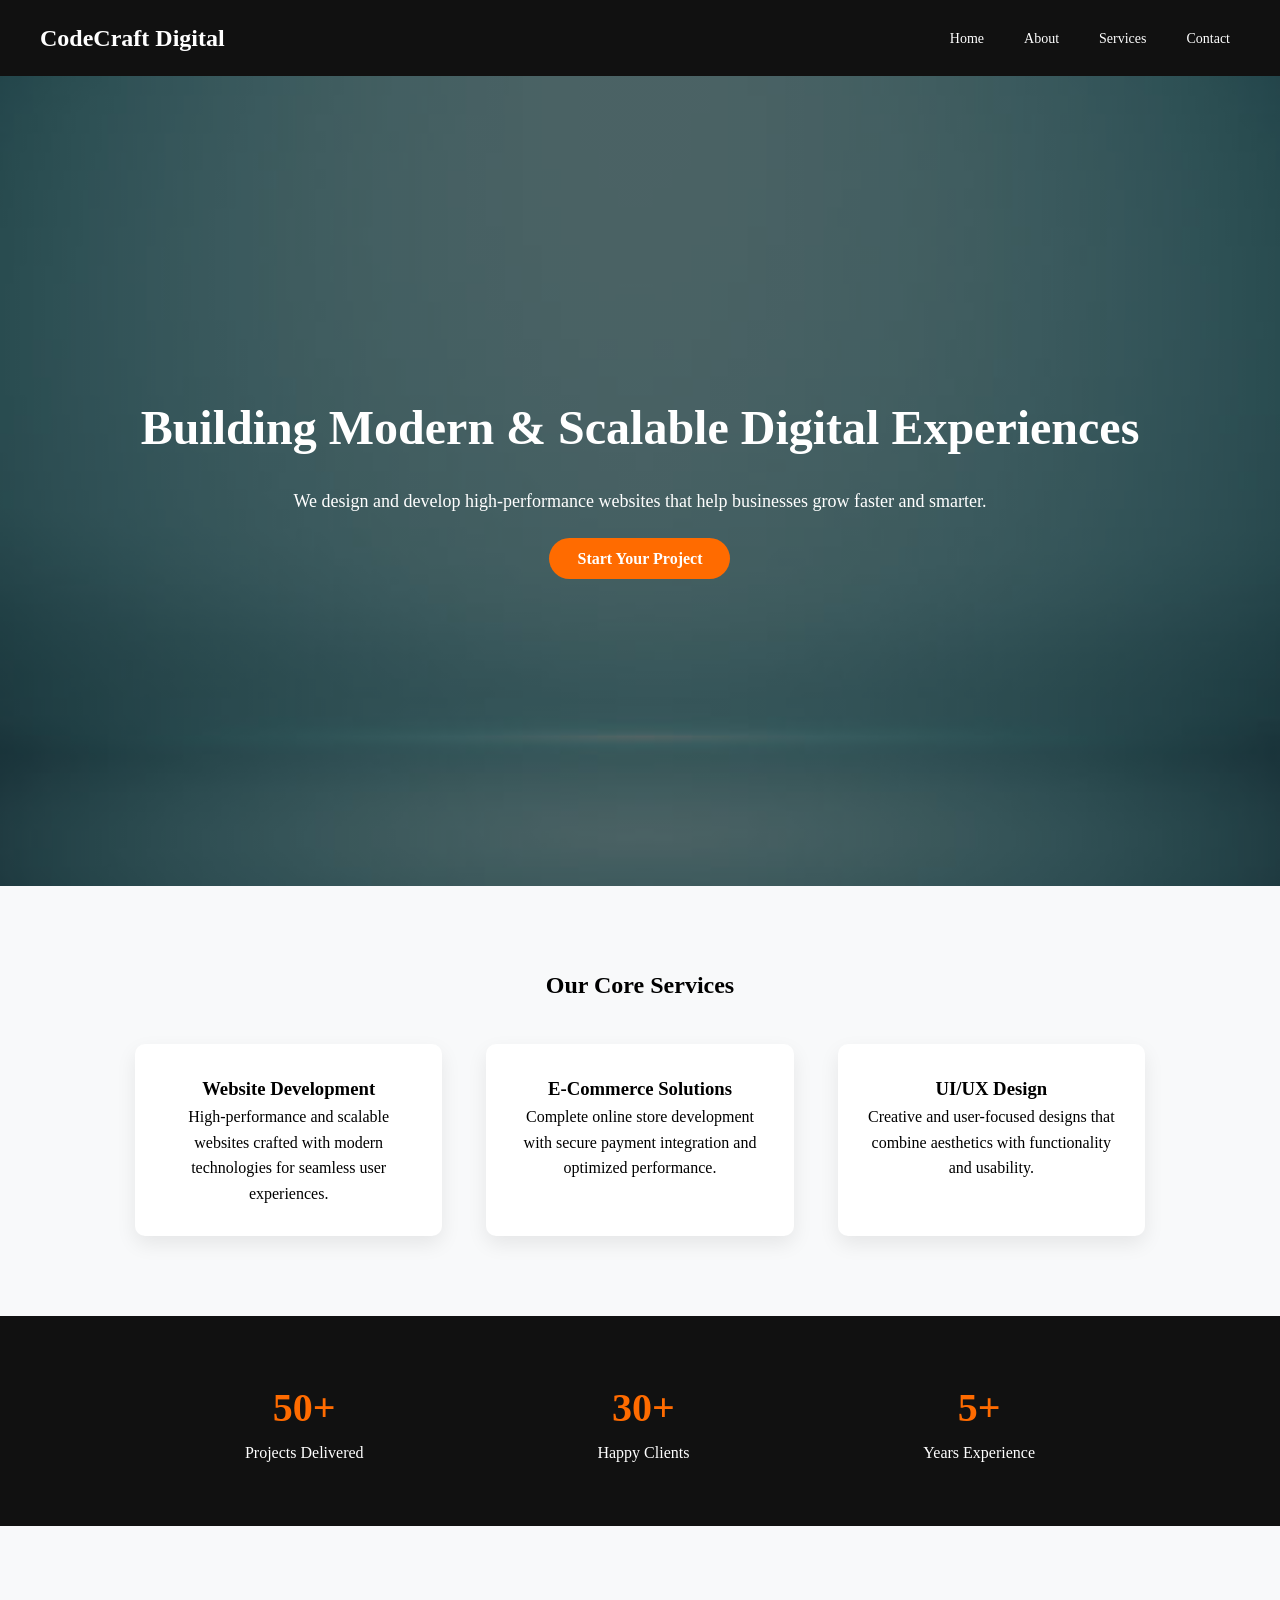
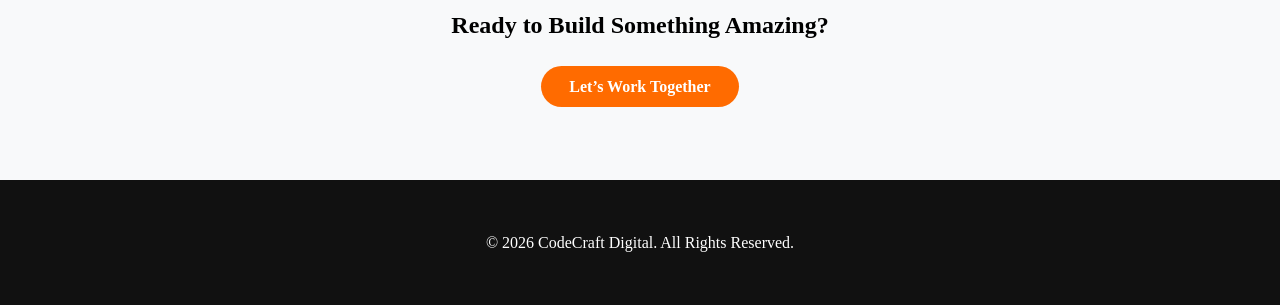
<file: index.html>
<!DOCTYPE html>
<html lang="en">
<head>
    <meta charset="UTF-8">
    <title>CodeCraft Digital | Web Development Agency</title>
    <meta name="viewport" content="width=device-width, initial-scale=1.0">
    <link rel="stylesheet" href="css/style.css">
</head>

<body>

<header>
    <nav class="navbar">
        <h2 class="logo">CodeCraft Digital</h2>
        <ul class="nav-links">
            <li><a href="index.html">Home</a></li>
            <li><a href="about.html">About</a></li>
            <li><a href="services.html">Services</a></li>
            <li><a href="contact.html">Contact</a></li>
        </ul>
    </nav>
</header>

<!-- HERO SECTION -->
<section class="hero-premium">
    <div class="hero-content">
        <h1>Building Modern & Scalable Digital Experiences</h1>
        <p>We design and develop high-performance websites that help businesses grow faster and smarter.</p>
        <a href="contact.html" class="btn-primary">Start Your Project</a>
    </div>
</section>

<!-- SERVICES PREVIEW -->
<section class="services-preview">
    <h2>Our Core Services</h2>
    <div class="card-container">
        <div class="card">
            <h3>Website Development</h3>
            <p>High-performance and scalable websites crafted with modern technologies for seamless user experiences.</p>
        </div>

        <div class="card">
            <h3>E-Commerce Solutions</h3>
            <p>Complete online store development with secure payment integration and optimized performance.</p>
        </div>

        <div class="card">
            <h3>UI/UX Design</h3>
            <p>Creative and user-focused designs that combine aesthetics with functionality and usability.</p>
        </div>
    </div>
</section>

<!-- STATS SECTION -->
<section class="stats-section">
    <div class="stat">
        <h2>50+</h2>
        <p>Projects Delivered</p>
    </div>
    <div class="stat">
        <h2>30+</h2>
        <p>Happy Clients</p>
    </div>
    <div class="stat">
        <h2>5+</h2>
        <p>Years Experience</p>
    </div>
</section>

<!-- CALL TO ACTION -->
<section class="cta-section">
    <h2>Ready to Build Something Amazing?</h2>
    <a href="contact.html" class="btn-primary">Let’s Work Together</a>
</section>

<footer class="premium-footer">
    <p>© 2026 CodeCraft Digital. All Rights Reserved.</p>
</footer>

<script src="js/script.js"></script>

</body>
</html>
</file>
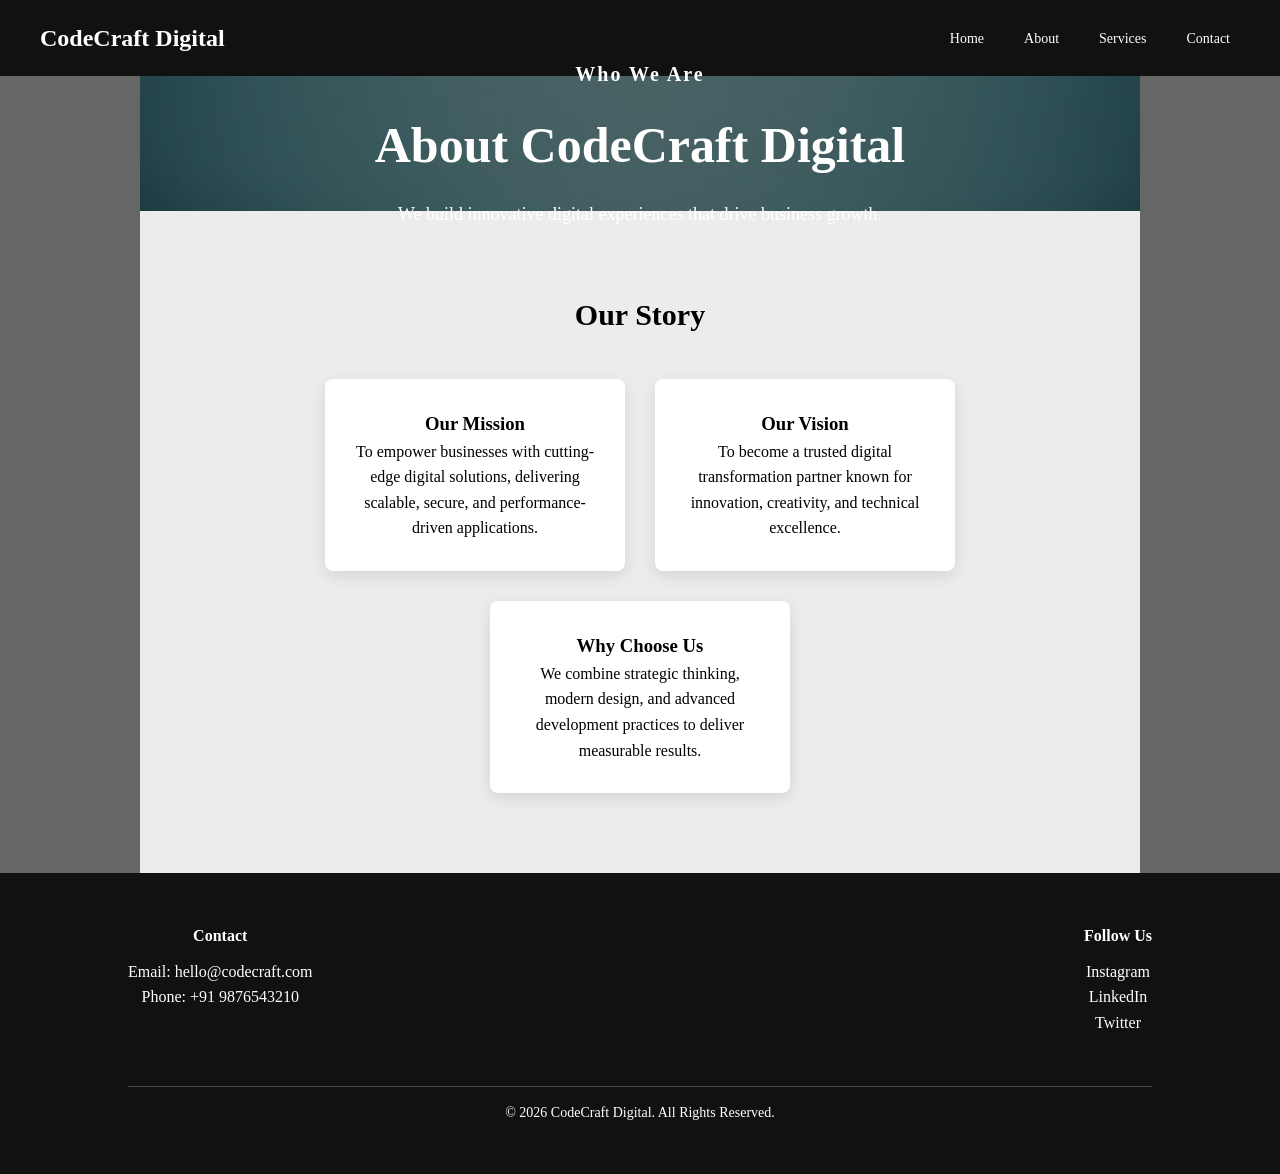
<file: about.html>
<!DOCTYPE html>
<html lang="en">
<head>
    <meta charset="UTF-8">
    <title>About | CodeCraft Digital</title>
    <meta name="viewport" content="width=device-width, initial-scale=1.0">
    
    <!-- CSS Link -->
    <link rel="stylesheet" href="css/style.css">
</head>

<body class="about-page">

<header>
    <nav class="navbar">
        <h2 class="logo">CodeCraft Digital</h2>
        <ul class="nav-links">
            <li><a href="index.html">Home</a></li>
            <li><a href="about.html">About</a></li>
            <li><a href="services.html">Services</a></li>
            <li><a href="contact.html">Contact</a></li>
        </ul>
    </nav>
</header>

<main>

    <!-- HERO SECTION -->
    <section class="premium-hero">
        <div class="hero-overlay">
            <h4>Who We Are</h4>
            <h1>About CodeCraft Digital</h1>
            <p>We build innovative digital experiences that drive business growth.</p>
        </div>
    </section>

    <!-- ABOUT CONTENT -->
    <section class="premium-section light-bg">
        <h2 class="section-title">Our Story</h2>
        <div class="premium-grid">
            
            <div class="premium-card">
                <h3>Our Mission</h3>
                <p>
                    To empower businesses with cutting-edge digital solutions,
                    delivering scalable, secure, and performance-driven applications.
                </p>
            </div>

            <div class="premium-card">
                <h3>Our Vision</h3>
                <p>
                    To become a trusted digital transformation partner
                    known for innovation, creativity, and technical excellence.
                </p>
            </div>

            <div class="premium-card">
                <h3>Why Choose Us</h3>
                <p>
                    We combine strategic thinking, modern design, and
                    advanced development practices to deliver measurable results.
                </p>
            </div>

        </div>
    </section>

</main>

<footer class="premium-footer">
    <div class="footer-content">
        <div>
            <h4>Contact</h4>
            <p>Email: hello@codecraft.com</p>
            <p>Phone: +91 9876543210</p>
        </div>
        <div>
            <h4>Follow Us</h4>
            <p>Instagram</p>
            <p>LinkedIn</p>
            <p>Twitter</p>
        </div>
    </div>
    <p class="copyright">© 2026 CodeCraft Digital. All Rights Reserved.</p>
</footer>

</body>
</html>
</file>
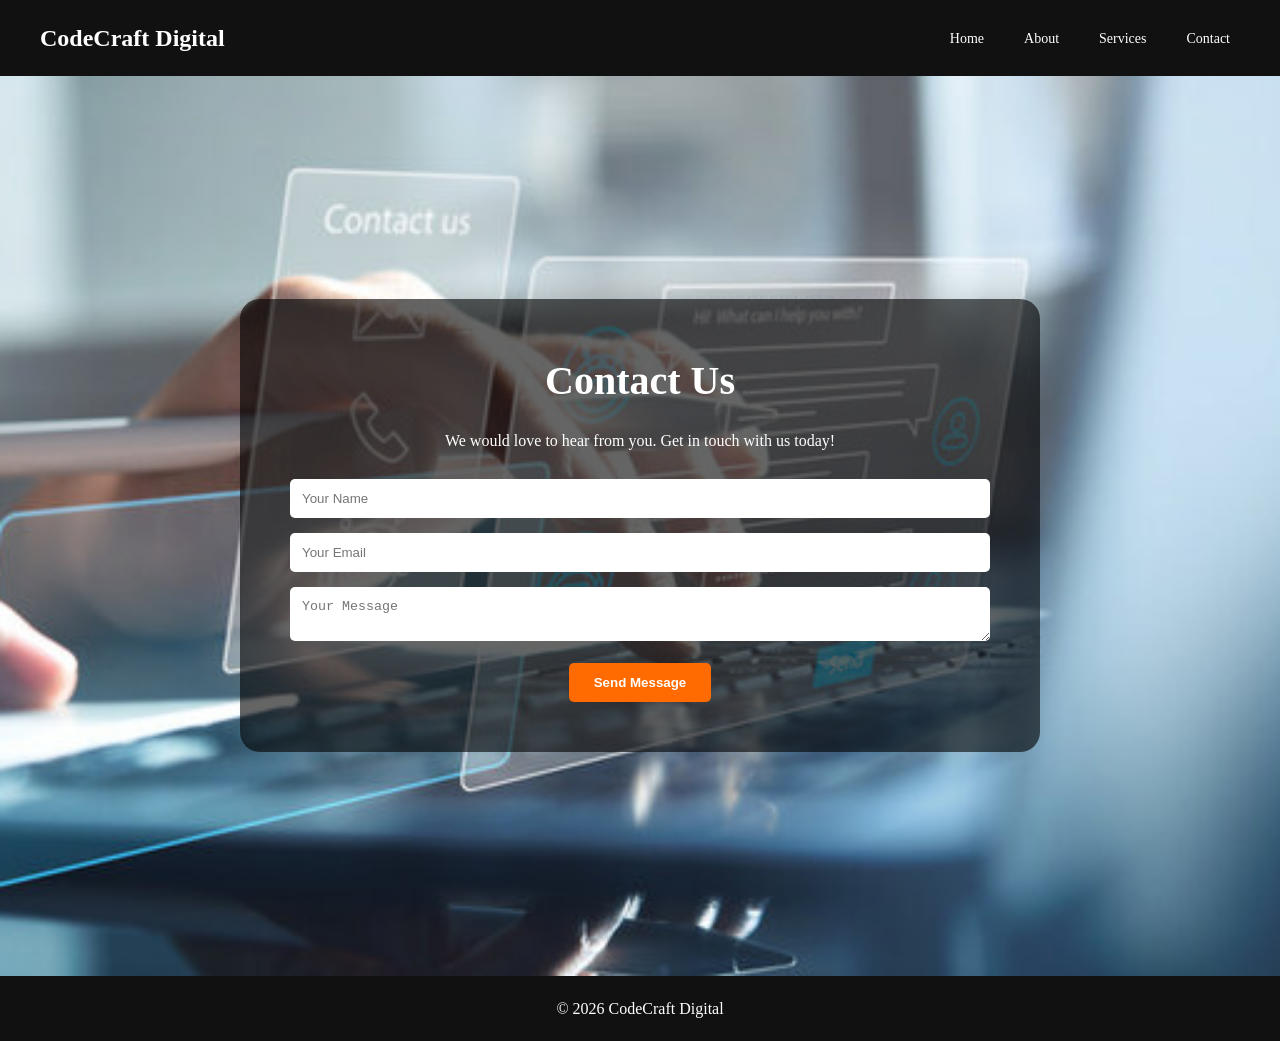
<file: contact.html>
<!DOCTYPE html>
<html lang="en">
<head>
    <meta charset="UTF-8">
    <title>Contact | CodeCraft Digital</title>
    <meta name="viewport" content="width=device-width, initial-scale=1.0">
    <link rel="stylesheet" href="css/style.css">
</head>
<body>

<header>
    <nav class="navbar">
        <h2 class="logo">CodeCraft Digital</h2>
        <ul class="nav-links">
            <li><a href="index.html">Home</a></li>
            <li><a href="about.html">About</a></li>
            <li><a href="services.html">Services</a></li>
            <li><a href="contact.html">Contact</a></li>
        </ul>
    </nav>
</header>

<section class="contact-section">
    <div class="contact-overlay">
        <h1>Contact Us</h1>
        <p>We would love to hear from you. Get in touch with us today!</p>

        <form>
            <input type="text" placeholder="Your Name">
            <input type="email" placeholder="Your Email">
            <textarea placeholder="Your Message"></textarea>
            <button type="submit">Send Message</button>
        </form>
    </div>
</section>

<footer>
    <p>© 2026 CodeCraft Digital</p>
</footer>

<script src="js/script.js"></script>
</body>
</html>
</file>
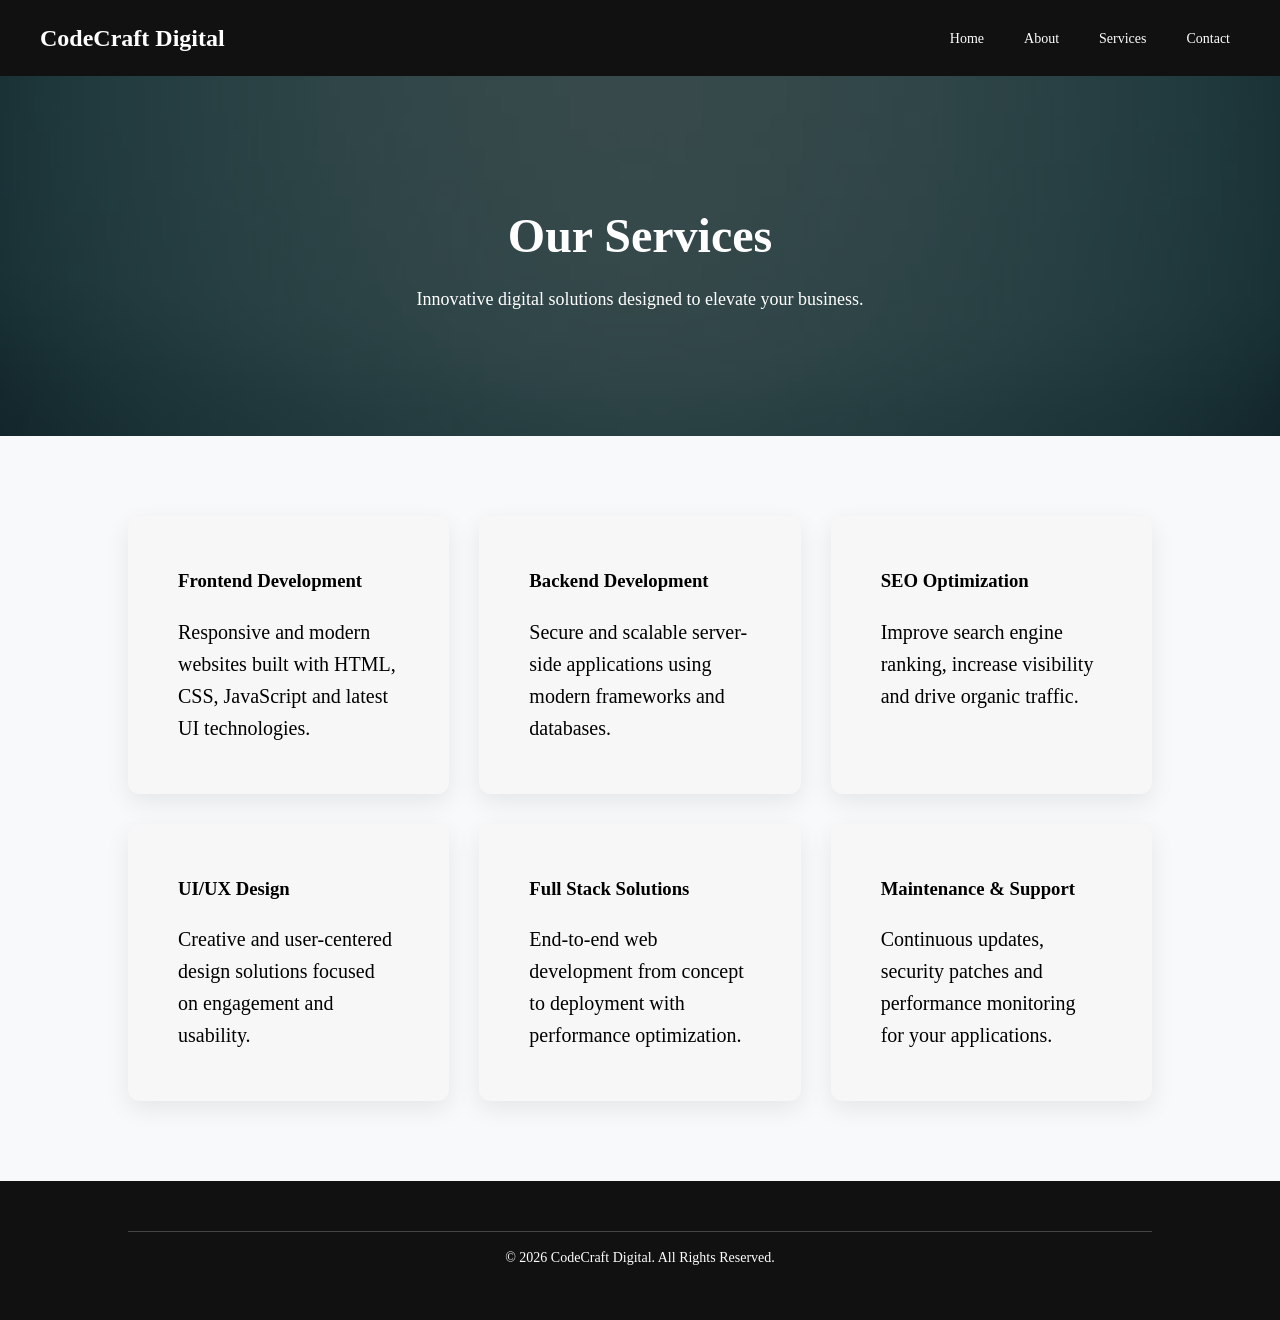
<file: services.html>
<!DOCTYPE html>
<html lang="en">
<head>
    <meta charset="UTF-8">
    <title>Services | CodeCraft Digital</title>
    <meta name="viewport" content="width=device-width, initial-scale=1.0">
    <link rel="stylesheet" href="css/style.css">
</head>

<body>

<header>
    <nav class="navbar">
        <h2 class="logo">CodeCraft Digital</h2>
        <ul class="nav-links">
            <li><a href="index.html">Home</a></li>
            <li><a href="about.html">About</a></li>
            <li><a href="services.html">Services</a></li>
            <li><a href="contact.html">Contact</a></li>
        </ul>
    </nav>
</header>

<!-- HERO SECTION -->
<section class="services-hero">
    <div class="services-overlay">
        <h1>Our Services</h1>
        <p>Innovative digital solutions designed to elevate your business.</p>
    </div>
</section>

<!-- SERVICES SECTION -->
<section class="services-section">

    <div class="service-card">
        <h3>Frontend Development</h3>
        <p>Responsive and modern websites built with HTML, CSS, JavaScript and latest UI technologies.</p>
    </div>

    <div class="service-card">
        <h3>Backend Development</h3>
        <p>Secure and scalable server-side applications using modern frameworks and databases.</p>
    </div>

    <div class="service-card">
        <h3>SEO Optimization</h3>
        <p>Improve search engine ranking, increase visibility and drive organic traffic.</p>
    </div>

    <div class="service-card">
        <h3>UI/UX Design</h3>
        <p>Creative and user-centered design solutions focused on engagement and usability.</p>
    </div>

    <div class="service-card">
        <h3>Full Stack Solutions</h3>
        <p>End-to-end web development from concept to deployment with performance optimization.</p>
    </div>

    <div class="service-card">
        <h3>Maintenance & Support</h3>
        <p>Continuous updates, security patches and performance monitoring for your applications.</p>
    </div>

</section>

<footer class="premium-footer">
    <p class="copyright">© 2026 CodeCraft Digital. All Rights Reserved.</p>
</footer>

</body>
</html>
</file>
<file: css/style.css>
/* ===================================
   GLOBAL STYLES
=================================== */

* {
    margin: 0;
    padding: 0;
    box-sizing: border-box;
}

body {
    margin: 0;
    font-family: "Times New Roman", Times, serif;
    font-size: 16px;
    line-height: 1.6;
    background-color: #f8f9fa;
    min-height: 100vh;
    display: flex;
    flex-direction: column;
}

main {
    width: 100%;
    max-width: 1000px;
    margin: 0 auto;
}

.content {
    padding: 40px 20px;
}

/* ===================================
   NAVBAR
=================================== */

.navbar {
    display: flex;
    justify-content: space-between;
    align-items: center;
    background: #111;
    color: white;
    padding: 15px 40px;
}

.logo {
    color: white;
}

.nav-links {
    list-style: none;
    display: flex;
    gap: 20px;
    padding: 0;
}

.nav-links li {
    display: inline-block;
    margin: 10px;
}

.nav-links a {
    text-decoration: none;
    color: white;
    font-size: 14px;
    transition: 0.3s;
}

.nav-links a:hover {
    color: orange;
}

/* ===================================
   INDEX PAGE
=================================== */

/* ================= HERO PREMIUM ================= */

.hero-premium {
    height: 90vh;
    background: linear-gradient(rgba(0,0,0,0.6), rgba(0,0,0,0.6)),
                url("../images/hero.jpg") center/cover no-repeat;
    display: flex;
    justify-content: center;
    align-items: center;
    text-align: center;
    color: white;
    padding: 20px;
}

.hero-content h1 {
    font-size: 48px;
    margin-bottom: 20px;
}

.hero-content p {
    font-size: 18px;
    margin-bottom: 30px;
}

/* ================= BUTTON ================= */

.btn-primary {
    background: #ff6b00;
    color: white;
    padding: 12px 28px;
    text-decoration: none;
    border-radius: 30px;
    font-weight: bold;
    transition: 0.3s;
}

.btn-primary:hover {
    background: #ff4500;
}

/* ================= SERVICES PREVIEW ================= */

.services-preview {
    padding: 80px 10%;
    text-align: center;
}

.services-preview h2 {
    margin-bottom: 40px;
}

.card-container {
    display: flex;
    justify-content: center;
    gap: 30px;
    flex-wrap: wrap;
}

.card {
    background: white;
    padding: 30px;
    width: 300px;
    border-radius: 10px;
    box-shadow: 0 8px 20px rgba(0,0,0,0.08);
    transition: 0.3s;
}

.card:hover {
    transform: translateY(-10px);
}

/* ================= STATS SECTION ================= */

.stats-section {
    display: flex;
    justify-content: space-around;
    background: #111;
    color: white;
    padding: 60px 10%;
    flex-wrap: wrap;
    text-align: center;
}

.stat h2 {
    font-size: 40px;
    color: #ff6b00;
}

/* ================= CTA SECTION ================= */

.cta-section {
    text-align: center;
    padding: 80px 20px;
    background: #f8f9fa;
}

.cta-section h2 {
    margin-bottom: 30px;
}

/* ================= RESPONSIVE ================= */

@media (max-width: 768px) {
    .hero-content h1 {
        font-size: 32px;
    }

    .stats-section {
        flex-direction: column;
        gap: 30px;
    }
}
/* ===================================
   ABOUT PAGE
=================================== */

.about-hero {
    height: 50vh;
    display: flex;
    flex-direction: column;
    justify-content: center;
    align-items: center;
    text-align: center;
    background: linear-gradient(to right, #4e66dc, #68d2b4);
    color: white;
    padding: 30px;
}

.about-section p {
    text-align: justify;
}

body.about-page {
    background: linear-gradient(rgba(0,0,0,0.6), rgba(0,0,0,0.6)),
                url("../images/about-us-.png") center/cover no-repeat;
    min-height: 100vh;
}

/* ===================================
   PREMIUM HERO / SECTIONS
=================================== */

.premium-hero {
    height: 15vh;
    background: linear-gradient(rgba(0,0,0,0.6), rgba(0,0,0,0.6)),
                url("../images/hero.jpg") center/cover no-repeat;
    display: flex;
    justify-content: center;
    align-items: center;
    text-align: center;
    color: white;
}

.hero-overlay h4 {
    font-size: 20px;
    letter-spacing: 2px;
}

.hero-overlay h1 {
    font-size: 50px;
    margin: 15px 0;
}

.hero-overlay p {
    font-size: 18px;
}

.premium-section {
    padding: 80px 10%;
    text-align: center;
}

.section-title {
    font-size: 30px;
    margin-bottom: 40px;
}

.light-bg {
    background: #ececec;
}

.premium-grid {
    display: flex;
    gap: 30px;
    justify-content: center;
    flex-wrap: wrap;
}

.premium-card,
.testimonial-card {
    background: white;
    padding: 30px;
    border-radius: 8px;
    width: 300px;
    box-shadow: 0 5px 15px rgba(0,0,0,0.1);
    transition: 0.3s;
}

.premium-card:hover,
.testimonial-card:hover {
    transform: translateY(-5px);
}

/* ===================================
   WORK SECTION
=================================== */

.work-showcase {
    text-align: center;
    padding: 60px 20px;
    background-color: #f8f9fa;
}

.work-showcase h2 {
    font-size: 32px;
    margin-bottom: 30px;
    font-family: "Times New Roman", serif;
}

.slider {
    width: 80%;
    margin: auto;
    max-width: 900px;
    overflow: hidden;
    border-radius: 15px;
    box-shadow: 0 8px 25px rgba(0,0,0,0.1);
}

.slider img {
    width: 100%;
    height: 500px;
    object-fit: cover;
    transition: opacity 1s ease-in-out;
}

/* ===================================
   SERVICES PAGE
=================================== */

.services-hero {
    height: 40vh;
    background: linear-gradient(rgba(0,0,0,0.7), rgba(0,0,0,0.7)),
                url("../images/hero.jpg") center/cover no-repeat;
    display: flex;
    justify-content: center;
    align-items: center;
    text-align: center;
    color: white;
}

.services-overlay h1 {
    font-size: 48px;
    margin-bottom: 10px;
}

.services-overlay p {
    font-size: 18px;
}

.services-section {
    padding: 80px 10%;
    display: grid;
    grid-template-columns: repeat(auto-fit, minmax(280px, 1fr));
    gap: 30px;
    background: #f8f9fa;
}

.service-card {
    background: rgb(247, 247, 247);
    padding: 50px;
    border-radius: 12px;
    box-shadow: 0 8px 25px rgba(0,0,0,0.08);
    transition: all 0.3s ease;
}

.service-card h3 {
    margin-bottom: 20px;
}

.service-card p {
    font-size: 20px;
    line-height: 1.6;
}

.service-card:hover {
    transform: translateY(-10px);
    box-shadow: 0 15px 35px rgba(0,0,0,0.15);
}

/* ===================================
   CONTACT PAGE
=================================== */

.contact-section {
    height: 100vh;
    background: url("../images/contact-bg.jpg") no-repeat center center/cover;
    display: flex;
    justify-content: center;
    align-items: center;
}

.contact-overlay {
    background: rgba(0, 0, 0, 0.6);
    padding: 50px;
    width: 80%;
    max-width: 800px;
    border-radius: 20px;
    text-align: center;
    color: white;
}

.contact-overlay h1 {
    font-size: 40px;
    margin-bottom: 15px;
}

.contact-overlay p {
    margin-bottom: 25px;
}

.contact-overlay input,
.contact-overlay textarea {
    width: 100%;
    padding: 12px;
    margin-bottom: 15px;
    border: none;
    border-radius: 5px;
}

.contact-overlay button {
    background: #ff6b00;
    color: white;
    padding: 12px 25px;
    border: none;
    border-radius: 5px;
    cursor: pointer;
    font-weight: bold;
}

.contact-overlay button:hover {
    background: #ff4500;
}

/* ===================================
   FOOTER
=================================== */

footer {
    text-align: center;
    background: #111;
    color: white;
    padding: 20px;
    margin-top: auto;
}

.premium-footer {
    background: #111;
    color: white;
    padding: 50px 10%;
}

.footer-content {
    display: flex;
    justify-content: space-between;
    flex-wrap: wrap;
    margin-bottom: 30px;
}

.footer-content div {
    margin-bottom: 20px;
}

.footer-content h4 {
    margin-bottom: 10px;
}

.copyright {
    text-align: center;
    font-size: 14px;
    border-top: 1px solid #444;
    padding-top: 15px;
}

/* ===================================
   RESPONSIVE
=================================== */

@media (min-width: 768px) {

    .card-container {
        flex-direction: row;
        justify-content: space-around;
    }

    .card {
        width: 30%;
    }
}

@media (max-width: 768px) {

    .navbar {
        flex-direction: column;
        text-align: center;
    }

    .nav-links {
        flex-direction: column;
        margin-top: 10px;
    }

    .hero-overlay h1 {
        font-size: 32px;
    }

    .premium-section {
        padding: 60px 5%;
    }

    .premium-card,
    .testimonial-card,
    .work-box {
        width: 100%;
    }

    .footer-content {
        flex-direction: column;
        text-align: center;
    }
}
</file>
